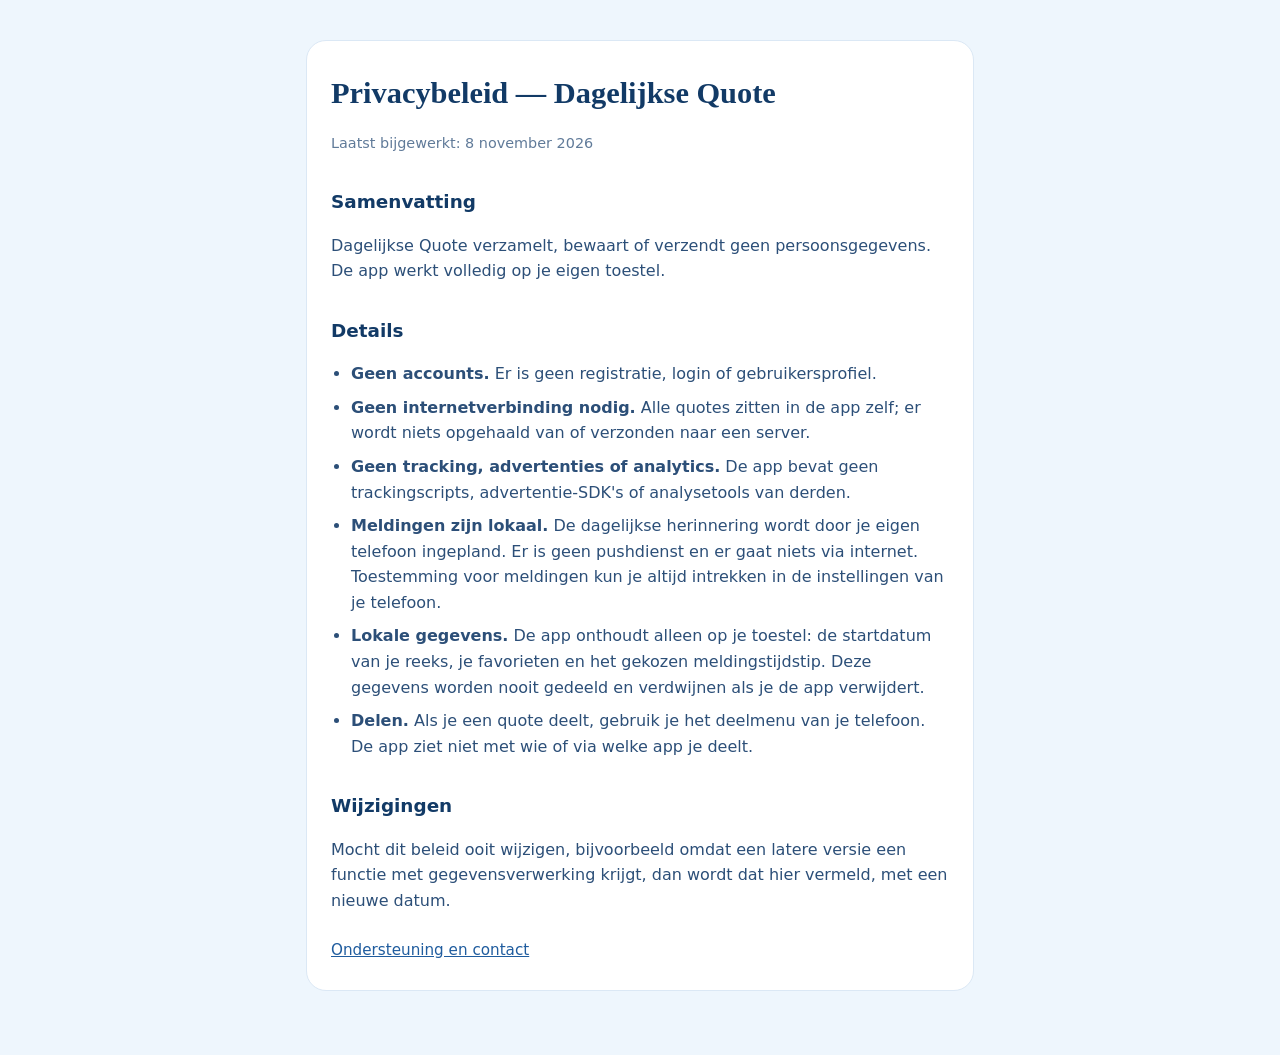
<file: index.html>
<!doctype html>
<html lang="nl">
<head>
<meta charset="UTF-8" />
<meta name="viewport" content="width=device-width, initial-scale=1.0" />
<title>Dagelijkse Quote — Privacybeleid</title>
<link rel="stylesheet" href="style.css" />
</head>
<body>
<main>
<div class="card">
<h1>Privacybeleid — Dagelijkse Quote</h1>
<p class="updated">Laatst bijgewerkt: 8 november 2026</p>

<h2>Samenvatting</h2>
<p>Dagelijkse Quote verzamelt, bewaart of verzendt geen persoonsgegevens. De app werkt volledig op je eigen toestel.</p>

<h2>Details</h2>
<ul>
  <li><strong>Geen accounts.</strong> Er is geen registratie, login of gebruikersprofiel.</li>
  <li><strong>Geen internetverbinding nodig.</strong> Alle quotes zitten in de app zelf; er wordt niets opgehaald van of verzonden naar een server.</li>
  <li><strong>Geen tracking, advertenties of analytics.</strong> De app bevat geen trackingscripts, advertentie-SDK's of analysetools van derden.</li>
  <li><strong>Meldingen zijn lokaal.</strong> De dagelijkse herinnering wordt door je eigen telefoon ingepland. Er is geen pushdienst en er gaat niets via internet. Toestemming voor meldingen kun je altijd intrekken in de instellingen van je telefoon.</li>
  <li><strong>Lokale gegevens.</strong> De app onthoudt alleen op je toestel: de startdatum van je reeks, je favorieten en het gekozen meldingstijdstip. Deze gegevens worden nooit gedeeld en verdwijnen als je de app verwijdert.</li>
  <li><strong>Delen.</strong> Als je een quote deelt, gebruik je het deelmenu van je telefoon. De app ziet niet met wie of via welke app je deelt.</li>
</ul>

<h2>Wijzigingen</h2>
<p>Mocht dit beleid ooit wijzigen, bijvoorbeeld omdat een latere versie een functie met gegevensverwerking krijgt, dan wordt dat hier vermeld, met een nieuwe datum.</p>

<nav><a href="support.html">Ondersteuning en contact</a></nav>
</div>
</main>
</body>
</html>
</file>
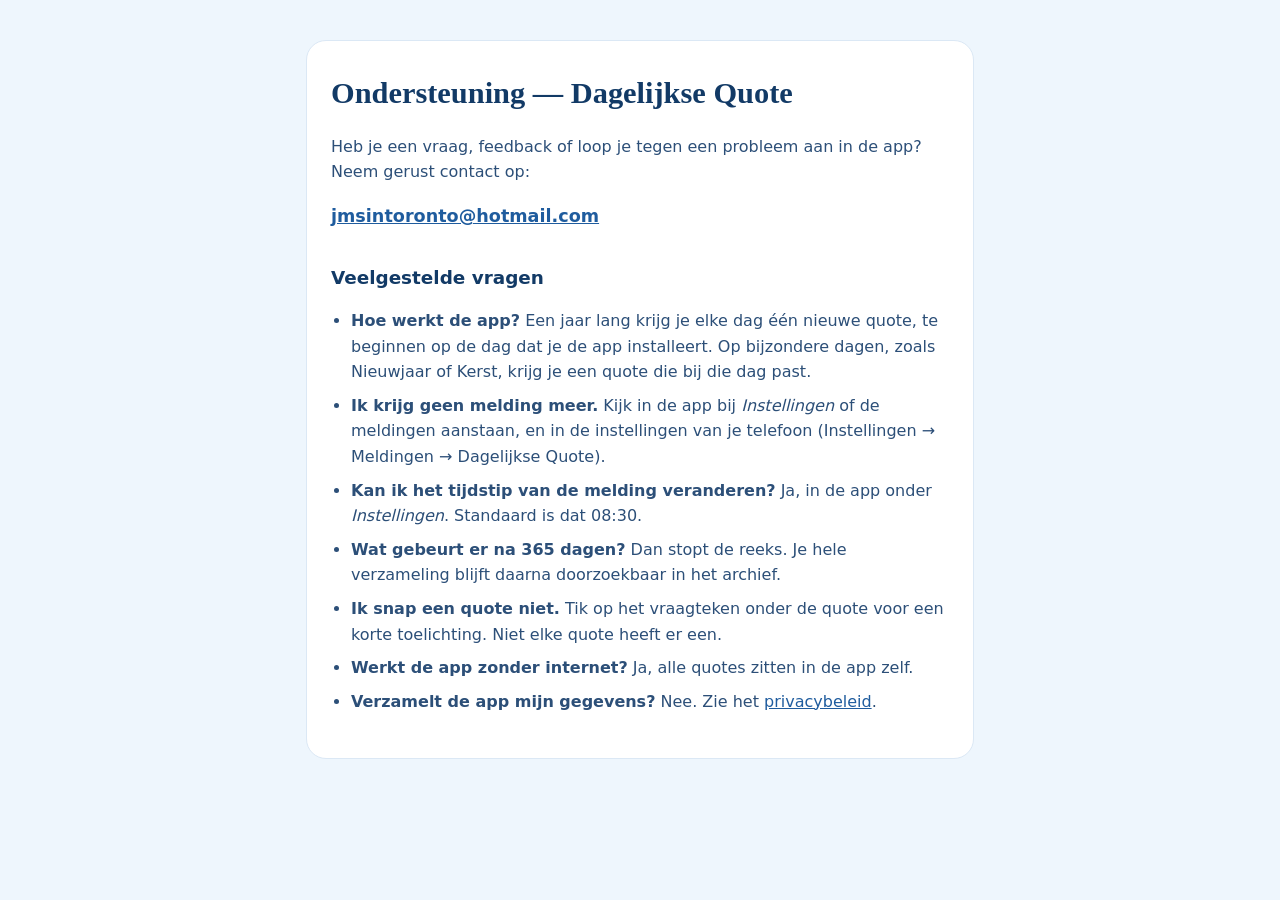
<file: support.html>
<!doctype html>
<html lang="nl">
<head>
<meta charset="UTF-8" />
<meta name="viewport" content="width=device-width, initial-scale=1.0" />
<title>Dagelijkse Quote — Ondersteuning</title>
<link rel="stylesheet" href="style.css" />
</head>
<body>
<main>
<div class="card">
<h1>Ondersteuning — Dagelijkse Quote</h1>
<p>Heb je een vraag, feedback of loop je tegen een probleem aan in de app? Neem gerust contact op:</p>
<p class="email"><a href="mailto:jmsintoronto@hotmail.com">jmsintoronto@hotmail.com</a></p>

<h2>Veelgestelde vragen</h2>
<ul>
  <li><strong>Hoe werkt de app?</strong> Een jaar lang krijg je elke dag één nieuwe quote, te beginnen op de dag dat je de app installeert. Op bijzondere dagen, zoals Nieuwjaar of Kerst, krijg je een quote die bij die dag past.</li>
  <li><strong>Ik krijg geen melding meer.</strong> Kijk in de app bij <em>Instellingen</em> of de meldingen aanstaan, en in de instellingen van je telefoon (Instellingen → Meldingen → Dagelijkse Quote).</li>
  <li><strong>Kan ik het tijdstip van de melding veranderen?</strong> Ja, in de app onder <em>Instellingen</em>. Standaard is dat 08:30.</li>
  <li><strong>Wat gebeurt er na 365 dagen?</strong> Dan stopt de reeks. Je hele verzameling blijft daarna doorzoekbaar in het archief.</li>
  <li><strong>Ik snap een quote niet.</strong> Tik op het vraagteken onder de quote voor een korte toelichting. Niet elke quote heeft er een.</li>
  <li><strong>Werkt de app zonder internet?</strong> Ja, alle quotes zitten in de app zelf.</li>
  <li><strong>Verzamelt de app mijn gegevens?</strong> Nee. Zie het <a href="./">privacybeleid</a>.</li>
</ul>
</div>
</main>
</body>
</html>
</file>
<file: style.css>
:root { --text: #2c4f78; --text-h: #123a66; --bg: #eef6fd; --card: #fff; --border: #dbe8f5; --accent: #1f5c9e; }
@media (prefers-color-scheme: dark) {
  :root { --text: #c9d7e6; --text-h: #f0f5fb; --bg: #0f1a27; --card: #16263a; --border: #24384f; --accent: #8cc0ef; }
}
* { box-sizing: border-box; }
body { margin: 0; background: var(--bg); color: var(--text); font-family: system-ui, -apple-system, "Segoe UI", Roboto, sans-serif; line-height: 1.6; }
main { max-width: 700px; margin: 0 auto; padding: 2.5rem 1rem 4rem; }
.card { background: var(--card); border: 1px solid var(--border); border-radius: 20px; padding: 1.75rem 1.5rem; }
h1 { color: var(--text-h); font-family: Georgia, "Times New Roman", serif; font-size: 1.9rem; margin: 0 0 .25rem; }
h2 { color: var(--text-h); font-size: 1.15rem; margin-top: 2rem; }
.updated { opacity: .75; font-size: .9rem; margin-bottom: 1.5rem; }
ul { padding-left: 1.25rem; } li { margin-bottom: .5rem; }
a { color: var(--accent); }
.email { font-size: 1.1rem; font-weight: 600; }
nav { margin-top: 1.5rem; font-size: .95rem; }
</file>
